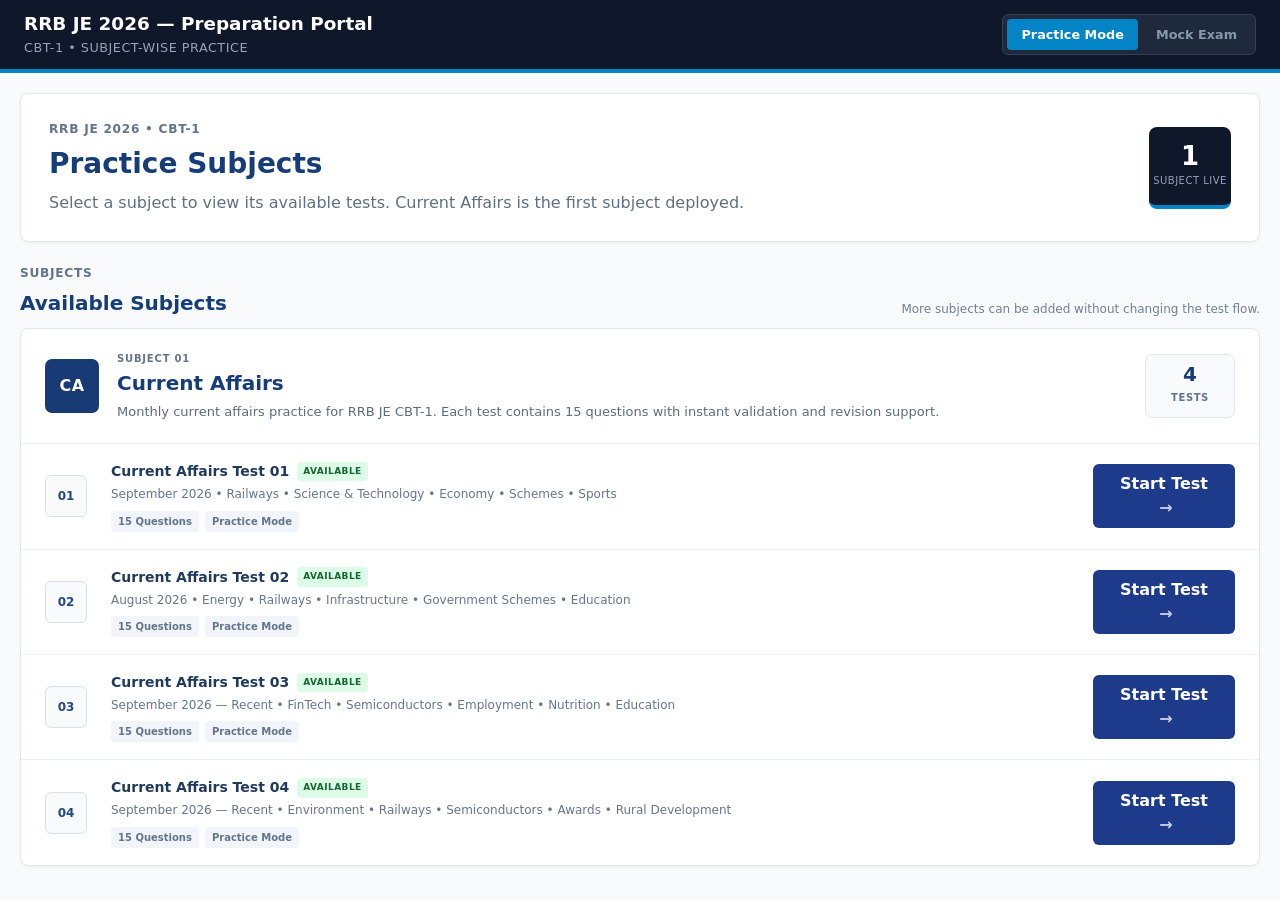
<file: index.html>
<!doctype html>
<html lang="en">
<head>
  <meta charset="UTF-8" />
  <meta name="viewport" content="width=device-width, initial-scale=1.0" />
  <title>RRB JE Prep — Current Affairs</title>
  <link rel="stylesheet" href="css/style.css" />
</head>
<body>
  <header class="site-header">
    <div class="site-title">
      <strong>RRB JE 2026 — Preparation Portal</strong>
      <span id="exam-subtitle">CBT-1 • SUBJECT-WISE PRACTICE</span>
    </div>
    <div class="mode-switch" aria-label="Practice mode">
      <button class="mode active" type="button">Practice Mode</button>
      <button class="mode" type="button" disabled>Mock Exam</button>
    </div>
  </header>

  <main class="app">
    <section id="home-screen">
      <div class="home-hero">
        <div>
          <p class="eyebrow">RRB JE 2026 • CBT-1</p>
          <h1>Practice Subjects</h1>
          <p>Select a subject to view its available tests. Current Affairs is the first subject deployed.</p>
        </div>
        <div class="home-hero-badge"><strong>1</strong><span>Subject live</span></div>
      </div>

      <div class="subject-section-head">
        <div>
          <p class="eyebrow">Subjects</p>
          <h2>Available Subjects</h2>
        </div>
        <span class="subject-note">More subjects can be added without changing the test flow.</span>
      </div>

      <article class="subject-card card">
        <div class="subject-card-head">
          <div class="subject-icon">CA</div>
          <div class="subject-title-wrap">
            <div class="subject-kicker">Subject 01</div>
            <h2>Current Affairs</h2>
            <p>Monthly current affairs practice for RRB JE CBT-1. Each test contains 15 questions with instant validation and revision support.</p>
          </div>
          <div class="subject-count">
            <strong>4</strong><span>Tests</span>
          </div>
        </div>

        <div class="subject-divider"></div>

        <div class="subject-tests">
          <div class="subject-test-row">
            <div class="test-index">01</div>
            <div class="test-row-info">
              <div class="test-row-title"><strong>Current Affairs Test 01</strong><span class="available-badge">Available</span></div>
              <p>September 2026 • Railways • Science &amp; Technology • Economy • Schemes • Sports</p>
              <div class="row-meta"><span>15 Questions</span><span>Practice Mode</span></div>
            </div>
            <button id="test-1-btn" class="primary test-start-btn">Start Test <span aria-hidden="true">→</span></button>
          </div>

          <div class="subject-test-row">
            <div class="test-index">02</div>
            <div class="test-row-info">
              <div class="test-row-title"><strong>Current Affairs Test 02</strong><span class="available-badge">Available</span></div>
              <p>August 2026 • Energy • Railways • Infrastructure • Government Schemes • Education</p>
              <div class="row-meta"><span>15 Questions</span><span>Practice Mode</span></div>
            </div>
            <button id="test-2-btn" class="primary test-start-btn">Start Test <span aria-hidden="true">→</span></button>
          </div>

          <div class="subject-test-row">
            <div class="test-index">03</div>
            <div class="test-row-info">
              <div class="test-row-title"><strong>Current Affairs Test 03</strong><span class="available-badge">Available</span></div>
              <p>September 2026 — Recent • FinTech • Semiconductors • Employment • Nutrition • Education</p>
              <div class="row-meta"><span>15 Questions</span><span>Practice Mode</span></div>
            </div>
            <button id="test-3-btn" class="primary test-start-btn">Start Test <span aria-hidden="true">→</span></button>
          </div>
          <div class="subject-test-row">
            <div class="test-index">04</div>
            <div class="test-row-info">
              <div class="test-row-title"><strong>Current Affairs Test 04</strong><span class="available-badge">Available</span></div>
              <p>September 2026 — Recent • Environment • Railways • Semiconductors • Awards • Rural Development</p>
              <div class="row-meta"><span>15 Questions</span><span>Practice Mode</span></div>
            </div>
            <button id="test-4-btn" class="primary test-start-btn">Start Test <span aria-hidden="true">→</span></button>
          </div>
        </div>
      </article>
    </section>

    <section id="quiz-screen" class="hidden">
      <div class="quiz-topbar">
        <button id="home-btn" class="back-btn">← Tests</button>
        <div class="quiz-meta">
          <span id="question-count">Question 1 of 15</span>
          <span id="score-live">0 correct</span>
        </div>
      </div>

      <div class="progress"><div id="progress-bar"></div></div>

      <div class="quiz-layout">
        <article class="question-card card">
          <div class="question-heading">
            <span id="question-number-label" class="question-label">Question 1 of 15</span>
            <span id="question-topic" class="topic"></span>
          </div>
          <h2 id="question-text"></h2>
          <div class="answer-hint"><span class="hint-dot"></span>Select an option for instant validation</div>
          <div id="options" class="options"></div>

          <button id="explanation-btn" class="explanation-btn" type="button" disabled>◉ View Detailed Explanation</button>

          <div id="feedback" class="feedback hidden">
            <div id="feedback-status" class="feedback-status"></div>
            <div class="feedback-answer"><strong>Correct Answer:</strong> <span id="feedback-answer"></span></div>
            <div id="feedback-details" class="feedback-details hidden">
              <div class="solution-box"><strong>Solution</strong><p id="feedback-explanation"></p></div>
              <div id="feedback-trick-wrap" class="trick hidden"><strong>Exam Trick</strong><span id="feedback-trick"></span></div>
              <div class="related">
                <div class="related-head">
                  <div><strong>Related Topics</strong><span class="related-subtitle">Tap a topic to review connected questions.</span></div>
                </div>
                <div id="related-topics" class="topic-chips"></div>
                <div id="related-content" class="related-content hidden"></div>
              </div>
              <div id="topic-status" class="topic-status"></div>
            </div>
          </div>
        </article>

        <aside class="palette-card card">
          <h2>Question Palette</h2>
          <div id="question-palette" class="question-palette"></div>
          <div class="palette-legend">
            <span><i class="legend answered"></i>Answered</span>
            <span><i class="legend review"></i>Review</span>
            <span><i class="legend unvisited"></i>Unvisited</span>
            <span><i class="legend current"></i>Current</span>
          </div>
          <button id="submit-btn" class="submit-btn" type="button">Submit Assessment</button>
        </aside>
      </div>

      <div class="quiz-actions">
        <button id="previous-btn" class="secondary">Previous</button>
        <button id="save-next-btn" class="primary">Save &amp; Next <span aria-hidden="true">→</span></button>
        <button id="clear-btn" class="secondary">Clear Choice</button>
        <button id="review-btn" class="review-btn">Mark for Review</button>
      </div>
    </section>


    <section id="result-screen" class="hidden">
      <div class="result-page">
        <div class="result-toolbar">
          <button id="result-home-btn" class="text-btn">← Back to Tests</button>
          <span class="result-label">Performance Diagnostic</span>
        </div>
        <section class="result-hero card">
          <div class="result-hero-main">
            <div>
              <p class="eyebrow">Test Complete</p>
              <h2 id="result-test-name">Current Affairs Test</h2>
              <p id="result-summary">15 attempted • 12 correct • 80% accuracy</p>
            </div>
            <div class="score-ring" id="score-ring" aria-label="Score">
              <div class="score-ring-inner"><strong id="result-score">0/15</strong><span>Score</span></div>
            </div>
          </div>
          <div class="result-stats">
            <div class="result-stat correct"><span>Correct</span><strong id="stat-correct">0</strong></div>
            <div class="result-stat wrong"><span>Incorrect</span><strong id="stat-wrong">0</strong></div>
            <div class="result-stat skipped"><span>Unattempted</span><strong id="stat-unanswered">0</strong></div>
            <div class="result-stat neutral"><span>Accuracy</span><strong id="stat-accuracy">0%</strong></div>
          </div>
        </section>
        <section class="analysis-grid">
          <article class="analysis-card card">
            <div class="section-head">
              <div><p class="eyebrow">Topic Analysis</p><h3>Where you stand</h3></div>
              <span class="section-note">Based on this test</span>
            </div>
            <div id="topic-analysis" class="topic-analysis"></div>
          </article>
          <article class="analysis-card card">
            <div class="section-head"><div><p class="eyebrow">Revision Focus</p><h3>Topics to revisit</h3></div></div>
            <div id="revision-focus" class="revision-focus"></div>
          </article>
        </section>
        <section class="review-card card">
          <div class="section-head review-head">
            <div><p class="eyebrow">Question Review</p><h3>Answer-by-answer analysis</h3></div>
            <div class="review-filters" role="tablist" aria-label="Question review filter">
              <button type="button" class="filter-btn active" data-filter="all">All</button>
              <button type="button" class="filter-btn" data-filter="wrong">Incorrect</button>
              <button type="button" class="filter-btn" data-filter="unanswered">Unattempted</button>
            </div>
          </div>
          <div id="review-list" class="review-list"></div>
        </section>
        <div class="result-actions">
          <button id="retry-btn" class="primary">Retry Incorrect</button>
          <button id="review-answers-btn" class="secondary">Review Answers</button>
          <button id="new-btn" class="secondary">Start Test Again</button>
        </div>
      </div>
    </section>
  </main>

  <script src="js/tests/test01.js"></script>
  <script src="js/tests/test02.js"></script>
  <script src="js/tests/test03.js"></script>
  <script src="js/tests/test04.js"></script>
  <script src="js/app.js"></script>
</body>
</html>
</file>
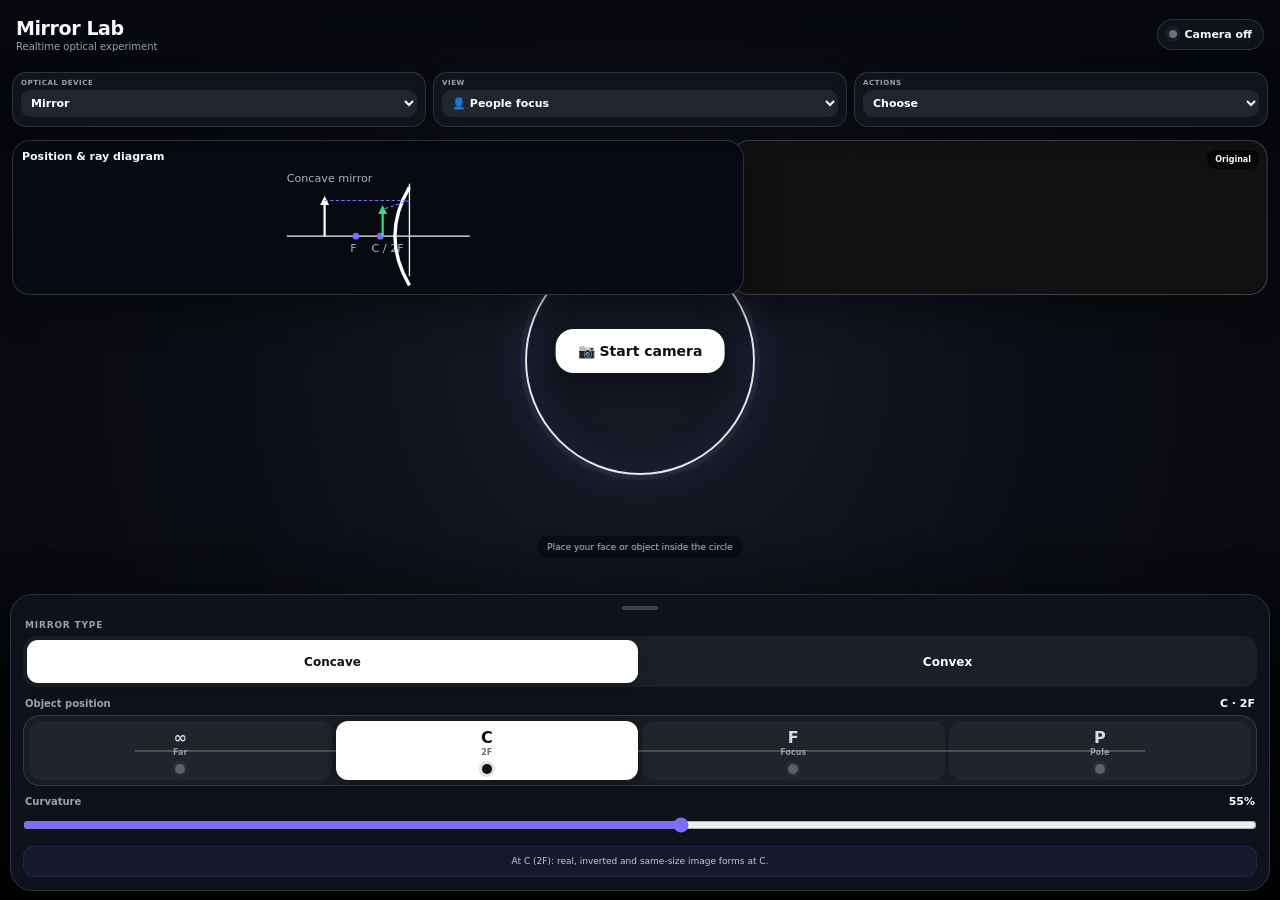
<file: mirror-demo.html>
<!doctype html>
<html lang="en">
<head>
<meta charset="utf-8">
<meta name="viewport" content="width=device-width,initial-scale=1,viewport-fit=cover,user-scalable=no">
<meta name="theme-color" content="#080a0f">
<title>Mirror Lab — Optical Experiment</title>
<style>
:root{
 --bg:#07090e;--panel:#11151d;--panel2:#191e28;--line:rgba(255,255,255,.13);
 --text:#f7f8fb;--muted:#98a2b2;--accent:#7c6cff;--good:#35d58a
}
*{box-sizing:border-box;-webkit-tap-highlight-color:transparent}
html,body{margin:0;width:100%;height:100%;overflow:hidden;background:var(--bg);color:var(--text);font-family:Inter,system-ui,-apple-system,BlinkMacSystemFont,"Segoe UI",sans-serif}
body{overscroll-behavior:none}button,select,input{font:inherit}button{border:0;color:var(--text);touch-action:manipulation}
#app{position:relative;width:100%;height:100%;overflow:hidden;background:radial-gradient(circle at 50% 42%,#181c27 0,#0a0d13 52%,#06070b 100%)}

/* CAMERA / OPTICAL CANVAS */
#mirrorGL{position:absolute;inset:0;width:100%;height:100%;touch-action:none}
#shade{position:absolute;inset:0;pointer-events:none;background:linear-gradient(180deg,rgba(0,0,0,.38),transparent 30%,transparent 58%,rgba(0,0,0,.76))}
#mirrorRing{
 position:absolute;left:50%;top:40%;width:min(48vw,230px);aspect-ratio:1;
 transform:translate(-50%,-50%);border:2px solid rgba(255,255,255,.9);border-radius:50%;
 box-shadow:0 0 0 5px rgba(255,255,255,.045),0 0 45px rgba(124,108,255,.16),inset 0 0 42px rgba(124,108,255,.1);
 pointer-events:none;z-index:2
}

/* HEADER */
header{
 position:absolute;top:0;left:0;right:0;height:64px;padding:11px 16px 7px;
 display:flex;align-items:center;justify-content:space-between;z-index:30;
 background:linear-gradient(180deg,rgba(7,9,14,.98),rgba(7,9,14,.84),transparent)
}
.title{font-size:19px;font-weight:900;letter-spacing:-.4px}.subtitle{margin-top:2px;font-size:10px;color:var(--muted)}
.status{display:flex;align-items:center;gap:7px;padding:8px 11px;border:1px solid var(--line);border-radius:999px;background:rgba(17,21,29,.82);font-size:11px;font-weight:850;backdrop-filter:blur(14px)}
.dot{width:8px;height:8px;border-radius:50%;background:#687180;box-shadow:0 0 0 4px rgba(104,113,128,.12)}
.dot.live{background:var(--good);box-shadow:0 0 0 4px rgba(53,213,138,.13),0 0 12px rgba(53,213,138,.45)}

/* TOP CONTROL STRIP */
.topBar{
 position:absolute;top:72px;left:12px;right:12px;height:55px;z-index:25;
 display:grid;grid-template-columns:1fr 1fr 1fr;gap:7px
}
.topSelect{min-width:0;margin:0;padding:6px 8px;border:1px solid var(--line);border-radius:14px;background:rgba(18,22,30,.94);backdrop-filter:blur(16px);box-shadow:0 7px 22px rgba(0,0,0,.28)}
.topSelect span{display:block;margin-bottom:3px;color:var(--muted);font-size:7px;font-weight:900;letter-spacing:.08em;text-transform:uppercase}
.topSelect select{width:100%;height:27px;padding:0 6px;border:0;outline:0;border-radius:9px;background:#202530;color:#fff;font-size:11px;font-weight:850;appearance:auto}
.topSelect select option{background:#181c24;color:#fff}

/* EXPERIMENT STAGE CARDS */
.rayGraph{
 position:absolute;top:140px;left:12px;width:calc(58% - 10px);height:155px;z-index:12;
 padding:9px;border:1px solid rgba(255,255,255,.16);border-radius:18px;
 background:rgba(8,11,17,.97);backdrop-filter:blur(18px);box-shadow:0 14px 35px rgba(0,0,0,.4)
}
.rayGraphTitle{font-size:11px;font-weight:900;margin-bottom:4px}.rayGraph svg{display:block;width:100%;height:125px}
.rayLabel{font-size:10px;fill:#aab2c0}.rayMain{stroke:#eef2f7;stroke-width:1.2}.rayAux{stroke:#7c6cff;stroke-width:1;stroke-dasharray:3 2}.rayObj{stroke:#fff;stroke-width:2}.rayImg{stroke:#39d98a;stroke-width:2}
#camera{
 position:absolute;top:140px;right:12px;width:calc(42% - 2px);height:155px;object-fit:cover;
 background:#111;border:1px solid rgba(255,255,255,.2);border-radius:18px;z-index:12;
 box-shadow:0 14px 35px rgba(0,0,0,.42);transform:scaleX(-1)
}
.camera-label{position:absolute;top:150px;right:21px;z-index:13;padding:5px 8px;border-radius:8px;background:rgba(0,0,0,.58);font-size:8px;font-weight:900;pointer-events:none}
#tip{position:absolute;left:50%;top:calc(39% + min(36vw,185px));transform:translateX(-50%);z-index:7;max-width:88%;padding:6px 10px;border-radius:999px;background:rgba(7,9,14,.65);color:#c0c6d1;font-size:9px;text-align:center;backdrop-filter:blur(8px)}
#start{position:absolute;left:50%;top:39%;transform:translate(-50%,-50%);z-index:20;padding:14px 22px;border-radius:18px;background:#fff;color:#111;font-size:14px;font-weight:900;box-shadow:0 14px 40px rgba(0,0,0,.5)}
#start.hide{display:none}

/* SETTINGS SHEET */
.controls{
 position:absolute;left:10px;right:10px;bottom:9px;z-index:20;
 max-height:36vh;overflow:auto;padding:11px 12px 13px;
 border:1px solid rgba(255,255,255,.13);border-radius:22px;
 background:rgba(15,19,27,.98);backdrop-filter:blur(24px);box-shadow:0 20px 55px rgba(0,0,0,.62)
}
.sheetHandle{width:36px;height:4px;margin:0 auto 10px;border-radius:99px;background:rgba(255,255,255,.2)}
.sectionTitle{margin:0 2px 6px;color:var(--muted);font-size:9px;font-weight:900;letter-spacing:.09em;text-transform:uppercase}
.segment{display:grid;grid-template-columns:1fr 1fr;gap:4px;padding:4px;margin-bottom:10px;border-radius:14px;background:rgba(255,255,255,.055)}
.segment button{min-height:43px;border-radius:11px;background:transparent;font-size:12px;font-weight:900}
.segment button.active{background:#fff;color:#111;box-shadow:0 4px 14px rgba(0,0,0,.22)}
label.controlLabel{display:flex;align-items:center;justify-content:space-between;margin:9px 2px 5px;color:var(--muted);font-size:10px;font-weight:800}
.controlLabel span:last-child{color:#fff;font-size:11px;font-weight:900}
.points{position:relative;display:grid;grid-template-columns:repeat(4,1fr);gap:4px;padding:5px;border:1px solid rgba(255,255,255,.13);border-radius:17px;background:rgba(255,255,255,.045)}
.points:before{content:"";position:absolute;left:9%;right:9%;top:34px;height:2px;background:rgba(255,255,255,.2)}
.point{position:relative;z-index:2;min-height:59px;border:1px solid transparent;border-radius:12px;background:rgba(255,255,255,.035);font-size:16px;font-weight:900;color:#d7dbe2}
.point small{display:block;margin-top:1px;font-size:8px;font-weight:800;color:inherit;opacity:.6}
.point:after{content:"";display:block;width:10px;height:10px;margin:7px auto 0;border-radius:50%;background:#59616f;box-shadow:0 0 0 3px rgba(89,97,111,.14)}
.point.active{background:#fff;color:#111;box-shadow:0 5px 16px rgba(0,0,0,.25)}.point.active:after{background:#111;box-shadow:0 0 0 3px rgba(17,17,17,.12)}
input[type=range]{width:100%;margin:4px 0 0;accent-color:var(--accent)}
#lesson{margin-top:9px;padding:8px 10px;border-radius:11px;text-align:center;background:rgba(124,108,255,.08);border:1px solid rgba(124,108,255,.13);color:#c5c9d3;font-size:9px;line-height:1.4}

@media(max-width:390px){
 header{padding-left:13px;padding-right:13px}.title{font-size:17px}
 .topBar{top:70px;left:9px;right:9px;gap:5px}.topSelect{padding:6px}.topSelect span{font-size:6px}.topSelect select{font-size:10px}
 .rayGraph{top:134px;left:9px;width:calc(58% - 7px);height:145px;padding:8px}.rayGraph svg{height:116px}
 #camera{top:134px;right:9px;width:calc(42% - 2px);height:145px}.camera-label{top:143px;right:16px}
 #mirrorRing{top:39%;width:min(44vw,190px)}
 #tip{top:calc(39% + 105px);font-size:8px}
 .controls{left:8px;right:8px;bottom:8px;max-height:35vh;padding:10px}
 .point{min-height:54px}
}
</style><body>
<div id="app">
<video id="camera" autoplay playsinline muted></video>
<canvas id="mirrorGL"></canvas>
<div id="shade"></div>

<header>
 <div><div class="title">Mirror Lab</div><div class="subtitle">Realtime optical experiment</div></div>
 <div class="status"><span id="dot" class="dot"></span><span id="status">Camera off</span></div>
</header>

<div class="topBar">
 <label class="topSelect"><span>Optical device</span><select id="systemSelect" aria-label="Optical device"><option value="mirror">Mirror</option><option value="lens">Lens</option></select></label>
 <label class="topSelect"><span>View</span><select id="viewSelect" aria-label="View"><option value="person">👤 People focus</option><option value="scene">🌐 Full scene</option></select></label>
 <label class="topSelect"><span>Actions</span><select id="actionSelect" aria-label="Actions"><option value="">Choose</option><option value="camera">↔ Camera</option><option value="reset">↻ Reset</option></select></label>
</div>

<div id="mirrorRing" aria-hidden="true"></div>

<div class="rayGraph" id="rayGraph">
 <div class="rayGraphTitle">Position & ray diagram</div>
 <svg viewBox="0 0 180 112" aria-label="Optical position diagram">
  <line x1="8" y1="62" x2="172" y2="62" class="rayMain"/>
  <line x1="118" y1="15" x2="118" y2="98" class="rayMain"/>
  <circle cx="70" cy="62" r="3" fill="#7c6cff"/><circle cx="92" cy="62" r="3" fill="#7c6cff"/>
  <text x="65" y="76" class="rayLabel">F</text><text x="84" y="76" class="rayLabel">C / 2F</text>
  <path id="opticalSurface" d="M118 18 Q92 62 118 106" fill="none" stroke="#fff" stroke-width="3"/>
  <line id="rayObject" x1="42" y1="62" x2="42" y2="30" class="rayObj"/>
  <polygon id="objectArrow" points="42,26 38,34 46,34" fill="#fff"/>
  <line id="rayImage" x1="94" y1="62" x2="94" y2="38" class="rayImg"/>
  <polygon id="imageArrow" points="94,34 90,42 98,42" fill="#39d98a"/>
  <line x1="42" y1="30" x2="118" y2="30" class="rayAux"/>
  <line x1="118" y1="30" x2="94" y2="38" class="rayAux"/>
  <text id="rayType" x="8" y="13" class="rayLabel">Concave mirror</text>
 </svg>
</div>
<div class="camera-label">Original</div>

<div id="tip">Place your face or object inside the circle</div>
<button id="start">📷 Start camera</button>

<section class="controls">
 <div class="sheetHandle"></div>
 <div class="sectionTitle" id="deviceTypeTitle">Mirror type</div>
 <div class="segment" id="mirrorTypes"><button id="concave" class="active">Concave</button><button id="convex">Convex</button></div>
 <div class="segment" id="lensTypes" style="display:none"><button id="lensConvex" class="active">Convex lens</button><button id="lensConcave">Concave lens</button></div>

 <label class="controlLabel"><span>Object position</span><span id="distVal">C · 2F</span></label>
 <div class="points" id="points" aria-label="Optical object position">
  <button class="point" data-pos="infinity">∞<small>Far</small></button>
  <button class="point active" data-pos="C">C<small>2F</small></button>
  <button class="point" data-pos="F">F<small>Focus</small></button>
  <button class="point" data-pos="P">P<small>Pole</small></button>
 </div>

 <label class="controlLabel"><span>Curvature</span><span id="curvVal">55%</span></label>
 <input id="curv" type="range" min="15" max="90" value="55">
 <div id="lesson">At C (2F): real, inverted and same-size image forms at C.</div>
</section>
</div><script>
const $=id=>document.getElementById(id);
const video=$('camera'),canvas=$('mirrorGL'),start=$('start'),dot=$('dot'),statusEl=$('status');
const systemSelect=$('systemSelect'),viewSelect=$('viewSelect'),actionSelect=$('actionSelect');
const mirrorTypes=$('mirrorTypes'),lensTypes=$('lensTypes'),concave=$('concave'),convex=$('convex'),lensConvex=$('lensConvex'),lensConcave=$('lensConcave');
const pointsEl=$('points'),distVal=$('distVal'),lesson=$('lesson'),curv=$('curv'),curvVal=$('curvVal');
let state={device:'mirror',type:0,view:'person',position:'C',facing:'user',stream:null,mirror:{x:.5,y:.47,r:.28}};
let points=[];
const gl=canvas.getContext('webgl',{alpha:true,antialias:false,preserveDrawingBuffer:false,powerPreference:'high-performance'});
let tex,program,videoTextureReady=false,loc={},drag=null;

const VS=`attribute vec2 p;varying vec2 uv;void main(){gl_Position=vec4(p,0.,1.);uv=p*.5+.5;}`;
const FS=`precision mediump float;
uniform sampler2D videoTex;uniform vec2 center;uniform float radius;uniform float strength;uniform float aspect;
uniform float imageScale;uniform float invertY;uniform float videoAspect;uniform float convexMode;uniform float lensMode;
varying vec2 uv;
void main(){
 vec2 d=uv-center;d.x*=aspect;float rr=length(d);if(rr>radius)discard;
 vec2 q=d/radius;float r=length(q);
 float k=1.0/(1.0+(convexMode>.5?-strength:strength)*.55*r*r);
 vec2 curved=q*k*imageScale;vec2 sampleScreen=center+vec2(curved.x/aspect,curved.y);
 if(lensMode<.5){sampleScreen.x=center.x-(sampleScreen.x-center.x);if(invertY>.5)sampleScreen.y=center.y-(sampleScreen.y-center.y);}
 else{float bend=(convexMode>.5?-1.0:1.0)*strength*.34;float lk=1.0+bend*r*r;vec2 off=q*(lk-1.0)*.55;sampleScreen=center+vec2((d.x+off.x*radius)/aspect,d.y+off.y*radius);if(invertY>.5)sampleScreen.y=center.y-(sampleScreen.y-center.y);}
 vec2 su=sampleScreen;if(aspect>videoAspect)su.y=.5+(sampleScreen.y-.5)*(aspect/videoAspect);else su.x=.5+(sampleScreen.x-.5)*(videoAspect/aspect);
 su=clamp(su,vec2(.001),vec2(.999));vec4 color=texture2D(videoTex,su);float edge=smoothstep(1.,.82,r);color.rgb*=mix(.84,1.05,edge);gl_FragColor=color;
}`;

function shader(type,src){const s=gl.createShader(type);gl.shaderSource(s,src);gl.compileShader(s);if(!gl.getShaderParameter(s,gl.COMPILE_STATUS))throw Error(gl.getShaderInfoLog(s));return s}
function initGL(){
 if(!gl)return;
 gl.pixelStorei(gl.UNPACK_FLIP_Y_WEBGL,true);
 program=gl.createProgram();gl.attachShader(program,shader(gl.VERTEX_SHADER,VS));gl.attachShader(program,shader(gl.FRAGMENT_SHADER,FS));gl.linkProgram(program);gl.useProgram(program);
 const b=gl.createBuffer();gl.bindBuffer(gl.ARRAY_BUFFER,b);gl.bufferData(gl.ARRAY_BUFFER,new Float32Array([-1,-1,1,-1,-1,1,1,1]),gl.STATIC_DRAW);
 const p=gl.getAttribLocation(program,'p');gl.enableVertexAttribArray(p);gl.vertexAttribPointer(p,2,gl.FLOAT,false,0,0);
 tex=gl.createTexture();gl.bindTexture(gl.TEXTURE_2D,tex);
 gl.texParameteri(gl.TEXTURE_2D,gl.TEXTURE_MIN_FILTER,gl.LINEAR);gl.texParameteri(gl.TEXTURE_2D,gl.TEXTURE_MAG_FILTER,gl.LINEAR);gl.texParameteri(gl.TEXTURE_2D,gl.TEXTURE_WRAP_S,gl.CLAMP_TO_EDGE);gl.texParameteri(gl.TEXTURE_2D,gl.TEXTURE_WRAP_T,gl.CLAMP_TO_EDGE);
 ['videoTex','center','radius','strength','aspect','imageScale','invertY','videoAspect','convexMode','lensMode'].forEach(n=>loc[n]=gl.getUniformLocation(program,n));
}
function resize(){if(!gl)return;const d=Math.min(devicePixelRatio||1,1.5),r=canvas.getBoundingClientRect();canvas.width=Math.max(1,r.width*d);canvas.height=Math.max(1,r.height*d);draw()}
function draw(){
 if(!gl||!video.videoWidth)return;
 const r=canvas.getBoundingClientRect(),aspect=r.width/r.height,q=+curv.value/100;
 gl.viewport(0,0,canvas.width,canvas.height);gl.clear(gl.COLOR_BUFFER_BIT);gl.useProgram(program);gl.activeTexture(gl.TEXTURE0);gl.bindTexture(gl.TEXTURE_2D,tex);
 if(!videoTextureReady){gl.texImage2D(gl.TEXTURE_2D,0,gl.RGBA,gl.RGBA,gl.UNSIGNED_BYTE,video);videoTextureReady=true}else gl.texSubImage2D(gl.TEXTURE_2D,0,0,0,gl.RGBA,gl.UNSIGNED_BYTE,video);
 let scale=1,invert=0;
 const p=state.position;
 if(state.device==='mirror'&&state.type===0){
  if(p==='infinity')scale=.22,invert=1;else if(p==='beyondC')scale=.55,invert=1;else if(p==='C')scale=1,invert=1;else if(p==='betweenCF')scale=1.75,invert=1;else if(p==='F')scale=2.5,invert=1;else scale=2.1;
 }else if(state.device==='mirror'){scale=p==='infinity'?.3:.55}
 else if(state.type===0){
  if(p==='infinity')scale=.22,invert=1;else if(p==='beyond2F')scale=.55,invert=1;else if(p==='2F')scale=1,invert=1;else if(p==='betweenF2F')scale=1.7,invert=1;else if(p==='F')scale=2.5,invert=1;else scale=2.1;
 }else scale=.62;
 scale*=1+q*.18;
 gl.uniform1i(loc.videoTex,0);gl.uniform2f(loc.center,state.mirror.x,1-state.mirror.y);gl.uniform1f(loc.radius,state.mirror.r);gl.uniform1f(loc.strength,q);gl.uniform1f(loc.aspect,aspect);gl.uniform1f(loc.imageScale,scale);gl.uniform1f(loc.invertY,invert);gl.uniform1f(loc.videoAspect,video.videoWidth/video.videoHeight);gl.uniform1f(loc.convexMode,state.device==='mirror'?(state.type?1:0):(state.type?0:1));gl.uniform1f(loc.lensMode,state.device==='lens'?1:0);
 gl.drawArrays(gl.TRIANGLE_STRIP,0,4);
}
function frame(){draw();if(video.requestVideoFrameCallback)video.requestVideoFrameCallback(frame);}

const positionSets={
 mirrorConcave:[['infinity','∞','Far'],['beyondC','>C','Beyond C'],['C','C','At C'],['betweenCF','C–F','Between'],['F','F','Focus'],['insideF','F–P','Between']],
 mirrorConvex:[['infinity','∞','Far'],['betweenPF','P–∞','Any position']],
 lensConvex:[['infinity','∞','Far'],['beyond2F','>2F','Beyond 2F'],['2F','2F','At 2F'],['betweenF2F','F–2F','Between'],['F','F','Focus'],['insideF','O–F','Inside F']],
 lensConcave:[['infinity','∞','Far'],['insideF','O–F','Any position']]
};
function positionSet(){
 if(state.device==='mirror')return state.type===0?positionSets.mirrorConcave:positionSets.mirrorConvex;
 return state.type===0?positionSets.lensConvex:positionSets.lensConcave;
}
function positionName(){const d=positionSet().find(x=>x[0]===state.position);return d?d[2]:'Object position'}
function renderPositions(){
 const defs=positionSet();if(!defs.some(x=>x[0]===state.position))state.position=defs[0][0];
 pointsEl.innerHTML=defs.map(x=>'<button class="point '+(x[0]===state.position?'active':'')+'" data-pos="'+x[0]+'">'+x[1]+'<small>'+x[2]+'</small></button>').join('');
 points=[...pointsEl.querySelectorAll('.point')];
 points.forEach(b=>b.onclick=()=>{state.position=b.dataset.pos;renderPositions();renderAll()});
 distVal.textContent=positionName();
}
function updateLesson(){
 const p=state.position;
 if(state.device==='mirror'){
  if(state.type===0){
   lesson.textContent={infinity:'At infinity: real, inverted and highly diminished image forms at F.',beyondC:'Beyond C: real, inverted and diminished image forms between F and C.',C:'At C: real, inverted and same-size image forms at C.',betweenCF:'Between C and F: real, inverted and magnified image forms beyond C.',F:'At F: reflected rays are parallel; image forms at infinity.',insideF:'Between F and P: virtual, upright and magnified image forms behind the mirror.'}[p];
  }else lesson.textContent=p==='infinity'?'At infinity: virtual, upright and diminished image forms near F behind the mirror.':'Convex mirror: virtual, upright and diminished image forms behind the mirror.';
 }else if(state.type===0){
  lesson.textContent={infinity:'At infinity: real, inverted and highly diminished image forms near F₂.',beyond2F:'Beyond 2F₁: real, inverted and diminished image forms between F₂ and 2F₂.',2F:'At 2F₁: real, inverted and same-size image forms at 2F₂.',betweenF2F:'Between F₁ and 2F₁: real, inverted and magnified image forms beyond 2F₂.',F:'At F₁: refracted rays are parallel; image forms at infinity.',insideF:'Inside F₁: virtual, upright and magnified image forms on the object side.'}[p];
 }else lesson.textContent='Concave lens: virtual, upright and diminished image for all object positions.';
}
function updateRayGraph(){
 const type=$('rayType'),surface=$('opticalSurface'),obj=$('rayObject'),img=$('rayImage'),oa=$('objectArrow'),ia=$('imageArrow'),dots=[...document.querySelectorAll('.rayGraph circle')],labs=[...document.querySelectorAll('.rayLabel')];
 let ox=40,oh=23,ix=90,ih=15,virtual=false;
 if(state.device==='mirror'&&state.type===0){
  const m={infinity:[18,8,70,6],beyondC:[30,17,82,11],C:[42,23,42,23],betweenCF:[52,31,140,36],F:[58,27,160,5],insideF:[68,24,145,28]}[state.position]||[42,23,42,23];[ox,oh,ix,ih]=m;virtual=state.position==='insideF';type.textContent='Concave mirror';surface.setAttribute('d','M118 18 Q92 62 118 106');
 }else if(state.device==='mirror'){
  [ox,oh,ix,ih]=state.position==='infinity'?[18,8,138,6]:[40,24,138,13];virtual=true;type.textContent='Convex mirror';surface.setAttribute('d','M118 18 Q144 62 118 106');
 }else if(state.type===0){
  const m={infinity:[18,8,158,6],beyond2F:[30,18,166,11],2F:[48,23,170,23],betweenF2F:[65,32,178,36],F:[78,27,170,5],insideF:[95,25,92,38]}[state.position]||[48,23,170,23];[ox,oh,ix,ih]=m;virtual=state.position==='insideF';type.textContent='Convex lens';surface.setAttribute('d','M118 18 Q106 62 118 106');
 }else{[ox,oh,ix,ih]=[42,23,101,12];virtual=true;type.textContent='Concave lens';surface.setAttribute('d','M118 18 Q130 62 118 106')}
 obj.setAttribute('x1',ox);obj.setAttribute('x2',ox);obj.setAttribute('y1',62);obj.setAttribute('y2',62-oh);oa.setAttribute('points',ox+','+(62-oh-5)+' '+(ox-4)+','+(62-oh+3)+' '+(ox+4)+','+(62-oh+3));
 img.setAttribute('x1',ix);img.setAttribute('x2',ix);img.setAttribute('y1',62);img.setAttribute('y2',62-ih);ia.setAttribute('points',ix+','+(62-ih-5)+' '+(ix-4)+','+(62-ih+3)+' '+(ix+4)+','+(62-ih+3));
 if(dots[0]){dots[0].setAttribute('cx',state.device==='lens'?78:(state.type?138:70));dots[0].setAttribute('cy',62)}
 if(dots[1]){dots[1].setAttribute('cx',state.device==='lens'?48:(state.type?158:92));dots[1].setAttribute('cy',62)}
 labs.forEach((x,i)=>{if(i===1)x.textContent=state.device==='lens'?'F₁':'F';if(i===2)x.textContent=state.device==='lens'?'2F₁':'C / 2F'});
}
function updateDevice(){
 mirrorTypes.style.display=state.device==='mirror'?'grid':'none';lensTypes.style.display=state.device==='lens'?'grid':'none';
 $('deviceTypeTitle').textContent=state.device==='mirror'?'Mirror type':'Lens type';
 systemSelect.value=state.device;viewSelect.value=state.view;renderPositions();updateLesson();updateRayGraph();draw();
}
function renderAll(){updateDevice()}
systemSelect.onchange=()=>{state.device=systemSelect.value;state.type=0;state.position=positionSet()[0][0];renderAll()};
viewSelect.onchange=()=>{state.view=viewSelect.value;draw()};
actionSelect.onchange=()=>{
 if(actionSelect.value==='camera'){state.facing=state.facing==='user'?'environment':'user';startCamera()}
 if(actionSelect.value==='reset'){state.mirror={x:.5,y:.47,r:.28};updateRing();draw()}
 actionSelect.value='';
};
concave.onclick=()=>{state.device='mirror';state.type=0;renderAll()};
convex.onclick=()=>{state.device='mirror';state.type=1;renderAll()};
lensConvex.onclick=()=>{state.device='lens';state.type=0;renderAll()};
lensConcave.onclick=()=>{state.device='lens';state.type=1;renderAll()};
curv.oninput=()=>{curvVal.textContent=curv.value+'%';draw()};

async function startCamera(){
 if(state.stream)state.stream.getTracks().forEach(t=>t.stop());
 try{
  state.stream=await navigator.mediaDevices.getUserMedia({video:{facingMode:{ideal:state.facing},width:{ideal:1280},height:{ideal:720},frameRate:{ideal:30,max:30}},audio:false});
  video.srcObject=state.stream;await video.play();start.classList.add('hide');dot.classList.add('live');statusEl.textContent='Camera live';videoTextureReady=false;frame();
 }catch(e){statusEl.textContent='Camera blocked';start.textContent=e.name==='NotAllowedError'?'Allow camera access':'Camera unavailable'}
}
start.onclick=startCamera;
canvas.addEventListener('pointerdown',e=>{const r=canvas.getBoundingClientRect(),x=(e.clientX-r.left)/r.width,y=(e.clientY-r.top)/r.height;const dx=(x-state.mirror.x)*r.width/r.height,dy=y-state.mirror.y;if(Math.hypot(dx,dy)<state.mirror.r){drag={x,y,mx:state.mirror.x,my:state.mirror.y};canvas.setPointerCapture(e.pointerId)}});
canvas.addEventListener('pointermove',e=>{if(!drag)return;const r=canvas.getBoundingClientRect();state.mirror.x=Math.max(state.mirror.r*r.height/r.width,Math.min(1-state.mirror.r*r.height/r.width,drag.mx+(e.clientX-r.left)/r.width-drag.x));state.mirror.y=Math.max(state.mirror.r,Math.min(1-state.mirror.r,drag.my+(e.clientY-r.top)/r.height-drag.y));updateRing();draw()});
canvas.addEventListener('pointerup',()=>drag=null);canvas.addEventListener('pointercancel',()=>drag=null);
window.addEventListener('resize',resize);
initGL();renderAll();updateRing();resize();
</script>
</body>
</html>
</file>
<file: css/style.css>
:root{
  font-family:-apple-system,BlinkMacSystemFont,"Segoe UI",Inter,system-ui,sans-serif;
  color:#0f172a;background:#f8fafc;line-height:1.5;
  --primary:#1e3a8a;--primary-dark:#0f172a;--secondary:#0284c7;
  --bg:#f8fafc;--card-bg:#fff;--text-main:#0f172a;--text-sub:#475569;
  --border:#e2e8f0;--success:#15803d;--success-bg:#dcfce7;
  --danger:#b91c1c;--danger-bg:#fee2e2;--review:#7c3aed;--review-bg:#ede9fe;
}
*{box-sizing:border-box}
html{scroll-behavior:smooth}
body{margin:0;background:var(--bg);color:var(--text-main);-webkit-text-size-adjust:100%}
button{font:inherit}
button:focus-visible{outline:3px solid rgba(2,132,199,.25);outline-offset:2px}
button:disabled{cursor:default}
.hidden{display:none!important}

.site-header{background:var(--primary-dark);color:#fff;padding:12px 24px;display:flex;justify-content:space-between;align-items:center;border-bottom:4px solid var(--secondary);gap:24px}
.site-title{display:flex;flex-direction:column}
.site-title strong{font-size:1.15rem;font-weight:700;line-height:1.25;margin-bottom:3px}
.site-title span{font-size:.8rem;color:#94a3b8;text-transform:uppercase;letter-spacing:.5px}
.mode-switch{display:flex;gap:4px;background:#1e293b;padding:4px;border-radius:6px;border:1px solid #334155}
.mode{background:transparent;border:0;color:#94a3b8;padding:6px 14px;border-radius:4px;font-weight:600;font-size:.8rem;cursor:pointer}
.mode.active{background:var(--secondary);color:#fff}
.mode:disabled{opacity:.9}

.app{display:block;max-width:1400px;margin:0 auto;width:100%;padding:20px}
.card{background:var(--card-bg);border:1px solid var(--border);border-radius:8px;box-shadow:0 1px 3px rgba(0,0,0,.05)}
.eyebrow{margin:0 0 5px;font-size:.76rem;font-weight:800;letter-spacing:.06em;text-transform:uppercase;color:#64748b}
.primary,.secondary,.review-btn,.explanation-btn,.submit-btn,.back-btn{border-radius:6px;min-height:40px;padding:8px 18px;font-weight:600;cursor:pointer}
.primary{border:0;background:var(--primary);color:#fff}
.primary:hover{background:var(--secondary)}
.secondary{border:1px solid #cbd5e1;background:#fff;color:#0f172a}
.secondary:hover{background:#f1f5f9}
.secondary:disabled{background:#f8fafc;color:#94a3b8}
.home-summary{padding:24px;margin-bottom:16px}
.home-summary h1{margin:0 0 6px;font-size:27px;color:#183b75}
.home-summary p:last-child{margin:0;color:#5f6f82}
.test-list{display:grid;grid-template-columns:repeat(3,minmax(0,1fr));gap:16px}
.test-card{padding:22px;display:flex;flex-direction:column;gap:16px}
.test-number{width:48px;height:48px;display:grid;place-items:center;border-radius:7px;background:#183b75;color:#fff;font-weight:800}
.test-info h2{margin:0 0 6px;color:#173d79;font-size:19px}
.test-info>p{margin:0;color:#5e6b7b;font-size:14px}
.test-meta{display:flex;gap:7px;flex-wrap:wrap;margin-top:12px}
.test-meta span{font-size:12px;padding:4px 8px;border-radius:4px;background:#eef4f9;color:#526276}
.test-card>.primary{width:100%;margin-top:auto}

.quiz-topbar{display:flex;justify-content:space-between;align-items:center;gap:18px;margin-bottom:8px}
.back-btn{background:transparent;border:0;color:var(--primary);padding-left:0}
.quiz-meta{display:flex;gap:24px;font-size:.9rem;font-weight:700;color:var(--primary)}
.progress{height:4px;background:#e2e8f0;overflow:hidden;margin-bottom:20px}
.progress div{height:100%;width:0;background:var(--secondary);transition:width .2s}

.quiz-layout{display:grid;grid-template-columns:minmax(0,1fr) 320px;gap:20px;align-items:start}
.question-card{padding:24px;min-height:520px}
.question-heading{display:flex;justify-content:space-between;align-items:center;gap:14px;margin-bottom:12px;border-bottom:1px solid #f1f5f9;padding-bottom:12px}
.question-label{font-size:1.1rem;font-weight:700;color:var(--primary)}
.topic{font-size:.75rem;font-weight:700;text-transform:uppercase;color:var(--text-sub);background:#f1f5f9;padding:4px 10px;border-radius:6px}
.question-card h2{font-size:1.1rem;line-height:1.6;font-weight:500;margin:0 0 10px}
.answer-hint{display:flex;align-items:center;gap:7px;margin:0 0 14px;font-size:.78rem;color:#64748b;font-weight:600}
.hint-dot{width:7px;height:7px;border-radius:50%;background:var(--secondary);box-shadow:0 0 0 4px #e0f2fe}

.options{display:flex;flex-direction:column;gap:10px;margin-bottom:17px}
.option{position:relative;display:flex;align-items:center;gap:12px;width:100%;min-height:54px;padding:12px 16px;text-align:left;border:1px solid var(--border);border-radius:6px;background:#fff;cursor:pointer;font-size:.95rem;line-height:1.4;color:var(--text-main);transition:border-color .14s,background .14s,box-shadow .14s,transform .14s}
.option:hover{border-color:var(--secondary);background:#f0f9ff}
.option.selected{border:1.5px solid var(--secondary);background:#f0f9ff;box-shadow:inset 0 0 0 1px rgba(2,132,199,.08)}
.option.correct{border:1.5px solid var(--success)!important;background:var(--success-bg)!important;color:#166534;font-weight:700}
.option.wrong{border:1.5px solid var(--danger)!important;background:var(--danger-bg)!important;color:#991b1b;font-weight:700}
.option.correct::after,.option.wrong::after{margin-left:auto;display:grid;place-items:center;width:24px;height:24px;border-radius:50%;font-size:.82rem;font-weight:900;flex:0 0 24px}
.option.correct::after{content:"✓";background:#bbf7d0;color:var(--success)}
.option.wrong::after{content:"×";background:#fecaca;color:var(--danger)}
.option:disabled{cursor:default}
.option-radio{width:18px;height:18px;border:1.5px solid #94a3b8;border-radius:50%;display:inline-grid;place-items:center;flex:0 0 18px}
.option.selected .option-radio{border-color:var(--secondary)}
.option.selected .option-radio::after{content:"";width:8px;height:8px;border-radius:50%;background:var(--secondary)}
.option.correct .option-radio{border-color:var(--success)}
.option.correct .option-radio::after{content:"";width:8px;height:8px;border-radius:50%;background:var(--success)}
.option.wrong .option-radio{border-color:var(--danger)}
.option.wrong .option-radio::after{content:"";width:8px;height:8px;border-radius:50%;background:var(--danger)}
.option-text{flex:1}
.validation-pop{animation:validationPop .22s ease-out}
@keyframes validationPop{0%{transform:translateY(2px);opacity:.82}100%{transform:translateY(0);opacity:1}}

.explanation-btn{display:inline-flex;align-items:center;gap:6px;margin-top:0;border:1.5px solid var(--secondary);background:#fff;color:var(--secondary)}
.explanation-btn:hover:not(:disabled){background:var(--secondary);color:#fff}
.explanation-btn:disabled{opacity:.48;cursor:not-allowed}

.feedback{margin-top:13px;padding:0;border:0;background:transparent}
.feedback-status{display:flex;align-items:center;min-height:42px;padding:9px 12px;border-radius:6px;font-size:.9rem;font-weight:800;margin-bottom:9px;border:1px solid}
.feedback.is-correct .feedback-status{color:#166534;background:#f0fdf4;border-color:#bbf7d0}
.feedback.is-wrong .feedback-status{color:#991b1b;background:#fef2f2;border-color:#fecaca}
.feedback-answer{margin-bottom:8px;padding:10px 12px;border:1px solid #dbeafe;border-left:4px solid var(--secondary);border-radius:6px;background:#f8fbff;font-size:.9rem}
.feedback.is-correct .feedback-answer{border-color:#bbf7d0;border-left-color:var(--success);background:#f7fff9}
.feedback.is-wrong .feedback-answer{border-color:#fecaca;border-left-color:var(--danger);background:#fffafa}
.feedback-details{display:grid;gap:9px}
.solution-box{padding:12px 14px;border:1px solid #e2e8f0;border-left:4px solid var(--secondary);border-radius:6px;background:#f8fafc}
.solution-box strong{display:block;margin-bottom:3px}
.feedback p{margin:3px 0 0;color:#536273}
.trick{padding:10px 12px;background:#fffbeb;border:1px solid #fef3c7;border-left:4px solid #d97706;border-radius:6px;color:#92400e}
.trick strong{margin-right:4px}
.related{padding:10px 12px;background:#fffbeb;border:1px solid #fef3c7;border-left:4px solid #d97706;border-radius:6px}
.topic-chips{display:flex;flex-wrap:wrap;gap:6px;margin-top:7px}
.topic-chip{border:1px solid #fde68a;background:#fff;border-radius:4px;padding:5px 8px;font-size:12px;cursor:pointer;color:#92400e}
.topic-status{font-size:12px;font-weight:700;color:#64748b}

.palette-card{padding:16px;position:sticky;top:18px}
.palette-card h2{font-size:.95rem;margin:0 0 12px}
.question-palette{display:grid;grid-template-columns:repeat(5,1fr);gap:6px;max-height:400px;overflow-y:auto;padding-right:4px;margin-bottom:16px}
.palette-btn{aspect-ratio:1;border-radius:4px;border:1px solid var(--border);background:#f8fafc;color:var(--text-sub);font-weight:600;font-size:.8rem;cursor:pointer}
.palette-btn:hover{border-color:var(--primary);color:var(--primary)}
.palette-btn.current{border:2px solid var(--text-main);font-weight:800;color:var(--text-main);background:#fff}
.palette-btn.answered{background:var(--success);color:#fff;border-color:var(--success)}
.palette-btn.review{background:var(--review);color:#fff;border-color:var(--review)}
.palette-btn.answered.review{background:linear-gradient(135deg,var(--success) 0 55%,var(--review) 55%);border-color:var(--review)}
.palette-legend{display:grid;grid-template-columns:1fr 1fr;gap:8px;font-size:.75rem;color:#64748b;margin-bottom:16px;padding-top:16px;border-top:1px solid #f1f5f9}
.palette-legend span{display:flex;align-items:center;gap:6px}
.legend{width:12px;height:12px;border-radius:3px;display:inline-block}
.legend.answered{background:var(--success)}
.legend.review{background:var(--review)}
.legend.unvisited{background:#f8fafc;border:1px solid var(--border)}
.legend.current{background:#fff;border:2px solid var(--text-main)}
.submit-btn{width:100%;background:var(--success);color:#fff;padding:12px;border:0;font-size:.95rem}
.submit-btn:hover{background:#166534}

.quiz-actions{display:grid;grid-template-columns:max-content max-content max-content 1fr max-content;align-items:center;column-gap:8px;margin-top:16px}
.quiz-actions .primary span{opacity:.75;margin-left:3px}
.review-btn{color:var(--review);border:1px solid #d8b4fe;background:var(--review-bg)}
.review-btn.marked{background:#e9d5ff;border-color:var(--review)}
.result-card{padding:28px;max-width:900px;margin:0 auto}
.text-btn{border:0;background:transparent;padding:4px 0;color:#526276;font-weight:700;cursor:pointer}
.result-card>.primary{margin-top:5px}
.review-list{display:grid;gap:10px;margin:20px 0}
.review{padding:13px;border-radius:7px;background:#f5f8fb}
.review strong{display:block}
.review small{color:#617083}

@media(max-width:992px){
  .quiz-layout{grid-template-columns:1fr}
  .palette-card{position:static}
}
@media(max-width:800px){
  .site-header{padding:12px 16px;align-items:flex-start}
  .site-title strong{font-size:1rem}
  .site-title span{font-size:.7rem}
  .mode-switch{display:none}
  .app{padding:16px 12px 30px}
  .question-palette{max-height:240px}
  .quiz-actions{grid-template-columns:1fr 1fr}
  .quiz-actions .review-btn{grid-column:1/-1;justify-self:stretch}
}
@media(max-width:600px){
  .test-list{grid-template-columns:1fr}
  .home-summary{padding:20px}
  .home-summary h1{font-size:23px}
  .question-card{padding:18px;min-height:auto}
  .question-heading{align-items:flex-start}
  .question-card h2{font-size:1rem}
  .quiz-topbar{align-items:flex-start}
  .quiz-meta{gap:10px;font-size:.75rem}
  .quiz-actions{grid-template-columns:1fr}
  .question-palette{grid-template-columns:repeat(5,1fr)}
}
@media(prefers-reduced-motion:reduce){*{scroll-behavior:auto!important;animation:none!important;transition:none!important}}

.related-head{display:flex;align-items:center;justify-content:space-between;gap:12px}
.related-subtitle{display:block;margin-top:2px;font-size:11px;color:#9a6700;font-weight:600}
.related-content{margin-top:10px;border-top:1px solid #fde68a;padding-top:10px;display:grid;gap:8px}
.related-content.hidden{display:none!important}
.related-content-title{font-size:12px;font-weight:800;text-transform:uppercase;letter-spacing:.04em;color:#92400e}
.related-item{padding:10px 11px;background:#fff;border:1px solid #f3e8b5;border-radius:6px}
.related-item-top{display:flex;align-items:center;justify-content:space-between;gap:10px;margin-bottom:5px}
.related-item-topic{font-size:10px;font-weight:800;color:#9a6700;text-transform:uppercase;letter-spacing:.04em}
.related-item-answer{font-size:11px;font-weight:800;color:#166534;white-space:nowrap}
.related-item-question{font-size:12px;line-height:1.45;font-weight:700;color:#3f2d00}
.related-item-note{margin-top:5px;font-size:11px;line-height:1.45;color:#665b48}
.related-content-actions{display:flex;gap:7px;flex-wrap:wrap;margin-top:2px}
.related-practice-btn{border:1px solid #d6b45a;background:#fff7d6;color:#7c5a00;border-radius:5px;padding:6px 9px;font-size:11px;font-weight:800;cursor:pointer}
.related-practice-btn:hover{background:#ffefad}

.result-page{display:grid;gap:16px}
.result-toolbar{display:flex;justify-content:space-between;align-items:center;gap:16px}
.result-label{font-size:12px;font-weight:800;text-transform:uppercase;letter-spacing:.08em;color:#64748b}
.result-hero{padding:24px}.result-hero-main{display:flex;justify-content:space-between;align-items:center;gap:24px}
.result-hero h2{margin:0 0 5px;font-size:25px;color:#173d79}.result-hero p:last-child{margin:0;color:#5e6b7b}
.score-ring{width:132px;height:132px;border-radius:50%;display:grid;place-items:center;flex:0 0 auto;background:conic-gradient(var(--secondary) var(--score-angle,0deg),#e2e8f0 0deg);position:relative}
.score-ring::before{content:"";position:absolute;inset:10px;border-radius:50%;background:#fff}
.score-ring-inner{position:relative;z-index:1;text-align:center}.score-ring-inner strong{display:block;font-size:26px;line-height:1;color:#173d79}.score-ring-inner span{font-size:11px;color:#64748b;font-weight:700;text-transform:uppercase;letter-spacing:.05em}
.result-stats{display:grid;grid-template-columns:repeat(4,1fr);gap:10px;margin-top:20px;padding-top:18px;border-top:1px solid #eef2f6}
.result-stat{padding:12px 14px;border-radius:7px;background:#f8fafc;border:1px solid #e5eaf0}.result-stat span{display:block;font-size:11px;text-transform:uppercase;letter-spacing:.05em;color:#64748b;font-weight:800}.result-stat strong{display:block;margin-top:3px;font-size:22px}
.result-stat.correct strong{color:var(--success)}.result-stat.wrong strong{color:var(--danger)}.result-stat.skipped strong{color:#64748b}.result-stat.neutral strong{color:var(--primary)}
.analysis-grid{display:grid;grid-template-columns:minmax(0,1.6fr) minmax(300px,.9fr);gap:16px}.analysis-card{padding:20px}
.section-head{display:flex;justify-content:space-between;align-items:flex-start;gap:12px;margin-bottom:16px}.section-head h3{margin:0;font-size:18px;color:#173d79}.section-note{font-size:11px;color:#7b8797;padding:5px 8px;background:#f4f7fa;border-radius:5px}
.topic-analysis{display:grid;gap:8px}
.topic-row{display:grid;grid-template-columns:minmax(150px,1.2fr) 74px 74px minmax(100px,.9fr) 64px;gap:10px;align-items:center;padding:11px 12px;border:1px solid #e5eaf0;border-radius:7px;background:#fff}
.topic-name{font-size:13px;font-weight:700;color:#26374d}.topic-cell{text-align:center;font-size:12px;color:#5f6f82}.topic-cell strong{display:block;color:#16283f;font-size:13px}
.mini-progress{height:7px;background:#e8edf2;border-radius:99px;overflow:hidden}.mini-progress span{display:block;height:100%;border-radius:99px;background:var(--secondary)}
.topic-status{font-size:10px;font-weight:800;text-transform:uppercase;letter-spacing:.04em;padding:4px 7px;border-radius:5px;text-align:center}.topic-status.strong{background:#dcfce7;color:#166534}.topic-status.improve{background:#fff7ed;color:#9a3412}.topic-status.revisit{background:#fee2e2;color:#991b1b}
.revision-focus{display:grid;gap:9px}.revision-item{padding:12px;border:1px solid #e5eaf0;border-radius:7px;background:#fbfcfd}.revision-item strong{display:block;color:#26374d;font-size:13px}.revision-item span{display:block;margin-top:4px;font-size:12px;color:#66758a;line-height:1.45}.revision-item .revision-metric{margin-top:7px;font-size:11px;font-weight:800;color:#9a3412}
.revision-empty{padding:16px;border:1px dashed #cbd5e1;border-radius:7px;text-align:center;color:#64748b;font-size:12px}
.review-card{padding:20px}.review-head{align-items:center}.review-filters{display:flex;gap:5px;padding:3px;background:#f1f5f9;border:1px solid #e2e8f0;border-radius:6px}.filter-btn{border:0;background:transparent;color:#64748b;border-radius:4px;padding:6px 10px;font-size:11px;font-weight:800;cursor:pointer}.filter-btn.active{background:#fff;color:var(--primary);box-shadow:0 1px 2px rgba(0,0,0,.06)}
.review-list{display:grid;gap:10px}.review-item{border:1px solid #e3e8ee;border-radius:8px;overflow:hidden;background:#fff;cursor:pointer}.review-item:hover{border-color:#b8cadb}
.review-item-head{display:flex;justify-content:space-between;align-items:center;gap:10px;padding:10px 12px;background:#f8fafc;border-bottom:1px solid #eef2f6}.review-qno{font-size:11px;font-weight:800;color:#56677d}
.review-badge{font-size:10px;font-weight:800;text-transform:uppercase;padding:4px 7px;border-radius:5px}.review-badge.correct{background:#dcfce7;color:#166534}.review-badge.wrong{background:#fee2e2;color:#991b1b}.review-badge.unanswered{background:#f1f5f9;color:#64748b}
.review-question{padding:13px 12px 7px;font-size:14px;line-height:1.5;font-weight:700;color:#23344b}.review-answer-grid{display:grid;grid-template-columns:1fr 1fr;gap:8px;padding:7px 12px 12px}
.answer-box{padding:9px 10px;border-radius:6px;border:1px solid #e5e7eb;background:#fafafa;font-size:11px;line-height:1.45}.answer-box span{display:block;font-size:10px;font-weight:800;text-transform:uppercase;color:#64748b;margin-bottom:3px}.answer-box.user.wrong{border-color:#fecaca;background:#fff7f7}.answer-box.correct{border-color:#bbf7d0;background:#f7fff9}
.review-explanation{padding:0 12px 13px;color:#66758a;font-size:12px;line-height:1.55}
.result-actions{display:flex;justify-content:flex-end;gap:8px;flex-wrap:wrap}.result-actions .primary{min-width:150px}.result-actions .secondary{min-width:145px}.review-empty{padding:24px;text-align:center;color:#64748b;border:1px dashed #cbd5e1;border-radius:7px;font-size:13px}
@media(max-width:900px){.analysis-grid{grid-template-columns:1fr}.topic-row{grid-template-columns:minmax(120px,1fr) 58px 58px minmax(80px,.8fr) 58px}}
@media(max-width:650px){.result-hero-main{align-items:flex-start}.score-ring{width:104px;height:104px}.score-ring-inner strong{font-size:21px}.result-stats{grid-template-columns:1fr 1fr}.topic-row{grid-template-columns:1fr 58px 58px}.topic-row .mini-progress,.topic-row .topic-status{grid-column:2/-1}.review-head{align-items:flex-start;flex-direction:column}.review-filters{width:100%}.filter-btn{flex:1}.review-answer-grid{grid-template-columns:1fr}.result-actions{display:grid;grid-template-columns:1fr}.result-actions button{width:100%}}

.home-hero{
  display:flex;justify-content:space-between;align-items:center;gap:24px;
  padding:26px 28px;margin-bottom:22px;background:#fff;border:1px solid var(--border);
  border-radius:8px;box-shadow:0 1px 3px rgba(0,0,0,.05)
}
.home-hero h1{margin:0 0 6px;font-size:28px;color:#173d79}
.home-hero p:last-child{margin:0;color:#5f6f82;max-width:760px}
.home-hero-badge{width:82px;height:82px;border-radius:8px;background:#0f172a;color:#fff;display:flex;flex-direction:column;justify-content:center;align-items:center;flex:0 0 auto;border-bottom:4px solid var(--secondary)}
.home-hero-badge strong{font-size:26px;line-height:1}
.home-hero-badge span{font-size:10px;color:#94a3b8;text-transform:uppercase;letter-spacing:.05em;margin-top:4px}
.subject-section-head{display:flex;justify-content:space-between;align-items:end;gap:20px;margin-bottom:10px}
.subject-section-head h2{margin:0;color:#173d79;font-size:20px}
.subject-note{font-size:12px;color:#718096}
.subject-card{padding:0;overflow:hidden}
.subject-card-head{display:grid;grid-template-columns:54px minmax(0,1fr) 90px;gap:18px;align-items:center;padding:22px 24px}
.subject-icon{width:54px;height:54px;border-radius:7px;display:grid;place-items:center;background:#183b75;color:#fff;font-weight:800;letter-spacing:.03em}
.subject-title-wrap h2{margin:0 0 4px;color:#173d79;font-size:20px}
.subject-title-wrap p{margin:0;color:#5e6b7b;font-size:13px;max-width:850px}
.subject-kicker{font-size:10px;text-transform:uppercase;letter-spacing:.08em;color:#64748b;font-weight:800;margin-bottom:2px}
.subject-count{text-align:center;padding:9px 8px;border:1px solid #e2e8f0;border-radius:7px;background:#f8fafc}
.subject-count strong{display:block;color:#173d79;font-size:20px;line-height:1}
.subject-count span{font-size:10px;text-transform:uppercase;color:#64748b;font-weight:800;letter-spacing:.06em}
.subject-divider{height:1px;background:#edf1f5}
.subject-tests{display:grid}
.subject-test-row{display:grid;grid-template-columns:50px minmax(0,1fr) 142px;gap:16px;align-items:center;padding:17px 24px;border-bottom:1px solid #edf1f5}
.subject-test-row:last-child{border-bottom:0}
.subject-test-row:hover{background:#fbfdff}
.test-index{width:42px;height:42px;display:grid;place-items:center;border:1px solid #d8e2ec;border-radius:6px;background:#f8fafc;color:#234985;font-size:12px;font-weight:800}
.test-row-info{min-width:0}
.test-row-title{display:flex;align-items:center;gap:8px;flex-wrap:wrap}
.test-row-title strong{color:#203a5d;font-size:14px}
.test-row-info p{margin:4px 0 7px;color:#66758a;font-size:12px;line-height:1.45}
.available-badge{font-size:9px;text-transform:uppercase;letter-spacing:.05em;font-weight:800;padding:3px 6px;border-radius:4px;background:#dcfce7;color:#166534}
.row-meta{display:flex;gap:6px;flex-wrap:wrap}
.row-meta span{font-size:10px;padding:3px 7px;border-radius:4px;background:#f1f5f9;color:#64748b;font-weight:700}
.test-start-btn{min-width:132px}
.test-start-btn span{opacity:.75;margin-left:4px}
@media(max-width:800px){
  .home-hero{padding:20px;align-items:flex-start}
  .home-hero h1{font-size:24px}
  .subject-section-head{align-items:flex-start;flex-direction:column;gap:5px}
  .subject-card-head{grid-template-columns:48px minmax(0,1fr);gap:14px;padding:18px}
  .subject-icon{width:48px;height:48px}
  .subject-count{grid-column:2;justify-self:start}
  .subject-test-row{grid-template-columns:42px minmax(0,1fr);gap:12px;padding:15px 18px}
  .test-start-btn{grid-column:2;width:100%}
}
@media(max-width:600px){
  .home-hero{padding:18px}
  .home-hero-badge{width:62px;height:62px}
  .home-hero-badge strong{font-size:21px}
  .home-hero-badge span{font-size:8px}
  .subject-test-row{grid-template-columns:38px 1fr}
  .test-index{width:38px;height:38px}
  .subject-test-row .test-start-btn{grid-column:1/-1}
}
</file>
